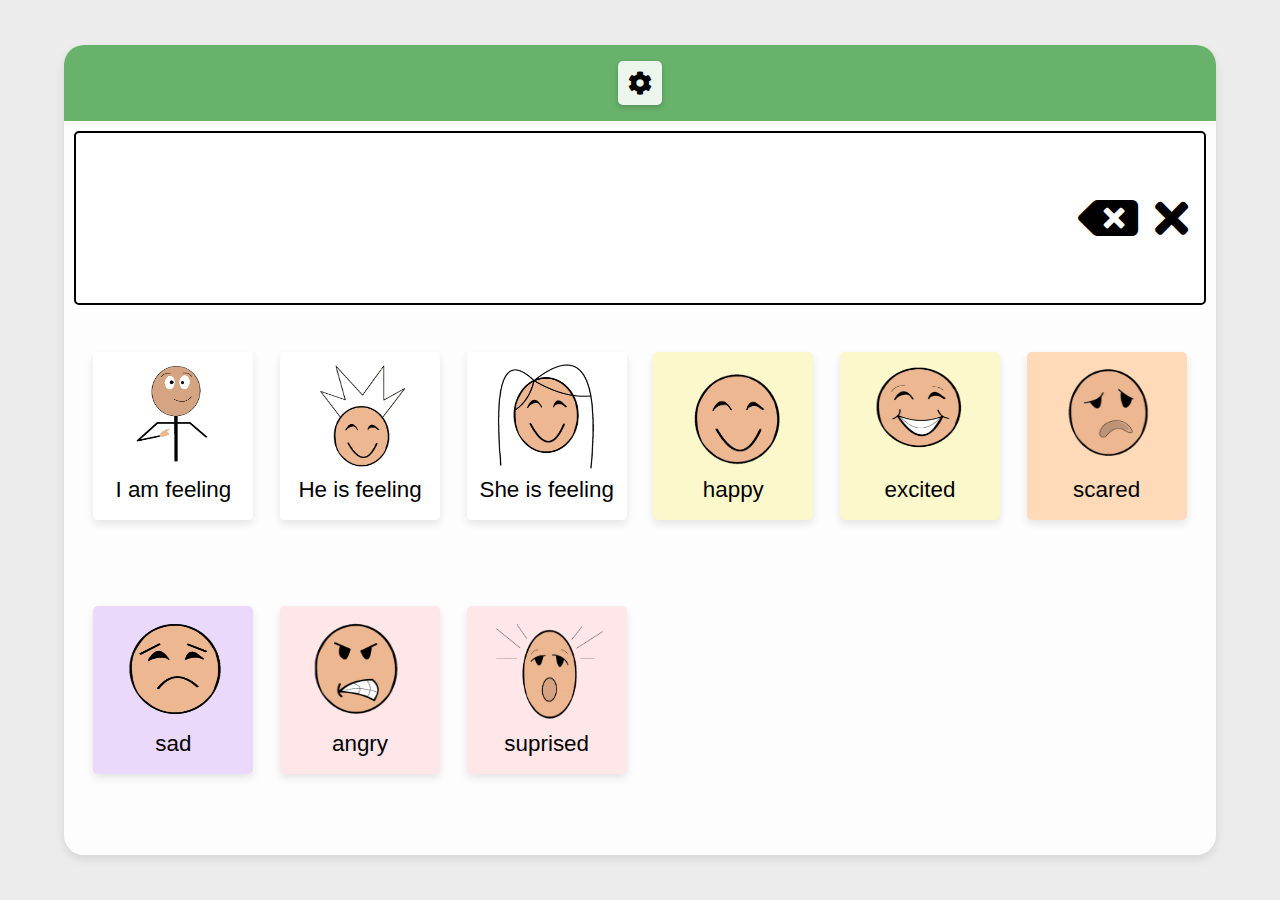
<file: index.html>
<!DOCTYPE html>
<html lang="en">
<head>
  <meta charset="UTF-8">
  <meta name="viewport" content="width=device-width, initial-scale=1.0">
  <link rel="stylesheet" href="style.css">
  <link rel="stylesheet" href="https://cdnjs.cloudflare.com/ajax/libs/font-awesome/5.15.3/css/all.min.css">
  <title>CM3203</title>
</head>
<body>
    <div class="app-container">
        <div class="title-bar"> 
            <button id="settings-button" onclick="window.location.href='settings.html'">
                <i class="fas fa-cog"></i>
            </button>
        </div>
        
        <!-- Display inputs -->
        <div id="emotion-display" class="emotion-display">
            <button id="backspace-button">
                <i class="fas fa-backspace"></i>
            </button>
            <button id="clear-button">
                <i class="fas fa-times"></i>
            </button>
        </div>
        
        <!-- emotion section -->
        <div class="content">
                <div class="button" onclick="displayEmotion('/img/illustrations/iii.png', 'I am feeling')">
                    <img src="img/illustrations/iii.png" alt="I am feeling">
                    <span> I am feeling </span>
                </div>
                <div class="button" onclick="displayEmotion('/img/illustrations/i_.png', 'He is feeling')">
                    <img src="img/illustrations/i_.png" alt="He is feeling">
                    <span> He is feeling </span>
                </div>
                <div class="button" onclick="displayEmotion('/img/illustrations/_i.png', 'She is feeling')">
                    <img src="img/illustrations/_i.png" alt="She is feeling">
                    <span> She is feeling </span>
                </div>
                
                
                <!-- happy excited -->
                <div class="button happy-button" onclick="displayEmotion('/img/illustrations/happy.png', 'happy')">
                    <img src="img/illustrations/happy.png" alt="happy">
                    <span> happy </span>
                </div>

                <div class="button excited-button" onclick="displayEmotion('/img/illustrations/excited.png', 'excited')">
                    <img src="img/illustrations/excited.png" alt="excited">
                    <span> excited </span>
                </div>
            
                        
                <!-- scared -->
                <div class="button scared-button" onclick="displayEmotion('/img/illustrations/scared.png', 'scared')">
                    <img src="img/illustrations/scared.png" alt="scared">
                    <span> scared </span>
                </div>
            
            
                <!-- sad -->
                <div class="button sad-button" onclick="displayEmotion('/img/illustrations/sad.png', 'sad')">
                    <img src="img/illustrations/sad.png" alt="sad">
                    <span> sad </span>
                </div>
                
                
                <!-- angry surprised -->
                <div class="button angry-button" onclick="displayEmotion('/img/illustrations/angry.png', 'angry')">
                    <img src="img/illustrations/angry.png" alt="angry">
                    <span> angry </span>
                </div>
                
                <div class="button surprised-button" onclick="displayEmotion('/img/illustrations/surprised.png', 'surprised')">
                    <img src="img/illustrations/surprised.png" alt="surprised">
                    <span> suprised </span>
                </div>
            
            </div>
        </div>
    
    <script src="script.js"></script>

</body>
</html>
</file>
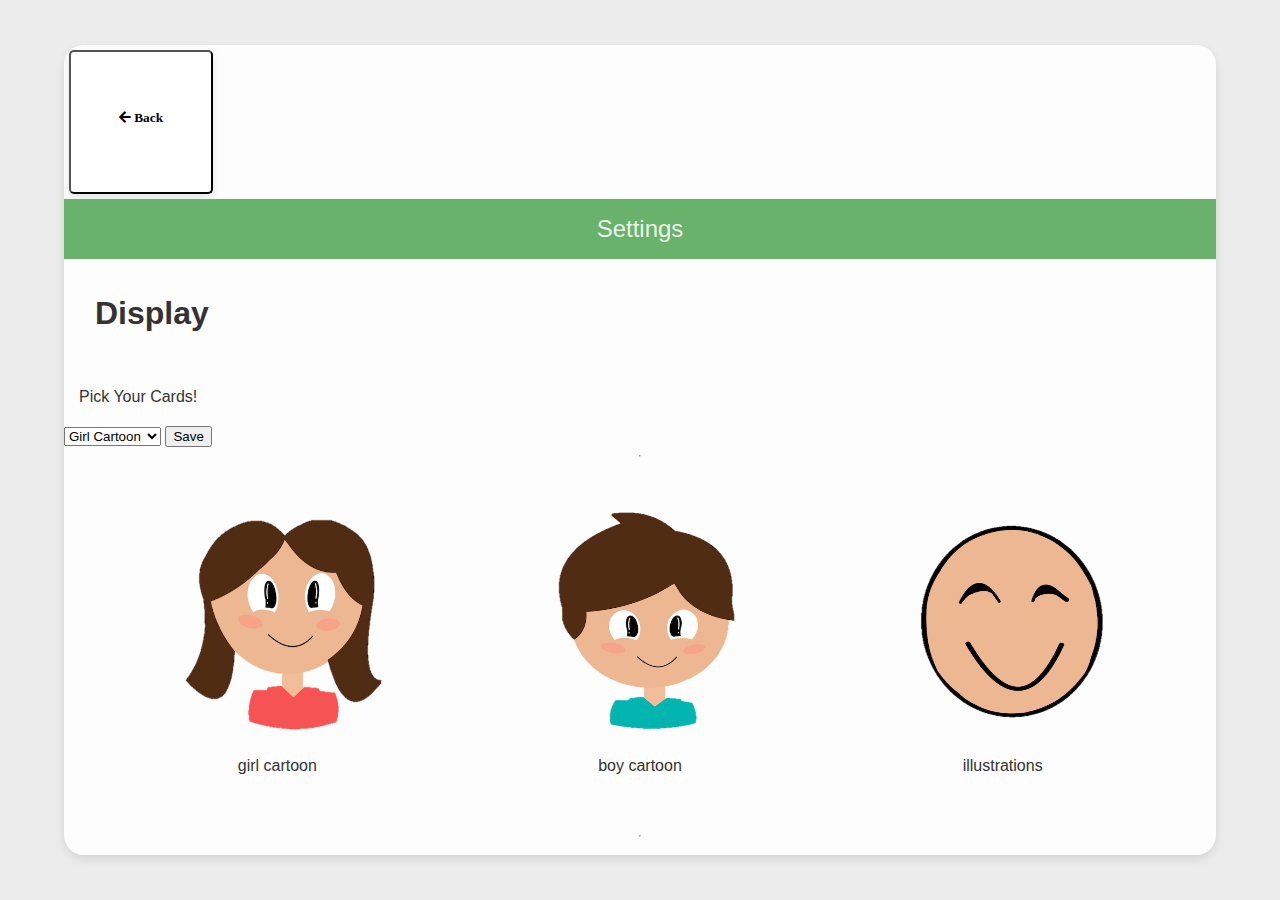
<file: settings.html>
<!DOCTYPE html>
<html lang="en">
<head>
    <meta charset="UTF-8">
    <meta name="viewport" content="width=device-width, initial-scale=1.0">
    <link rel="stylesheet" href="style.css">
    <link rel="stylesheet" href="https://cdnjs.cloudflare.com/ajax/libs/font-awesome/5.15.3/css/all.min.css">
    <title>settings</title>
</head>
<body>
    <div class="app-container">
        <button id="backButton" class="back-button" onclick="window.history.back()"><i class="fa fa-arrow-left" aria-hidden="true"> Back </i></button>
        <div class="title-bar"> Settings </div>
        <h1> Display </h1>
        <p> Pick Your Cards!</p>
        <div class="content-settings">
            <select id="imageSetSelect">
                <option value="Girl"> Girl Cartoon </option>
                <option value="Boy"> Boy Cartoon </option>
                <option value="Illustrations"> Illustrations </option>
            </select>
            <button onclick="saveImageSet()"> Save  </button>
        </div>
        <hr>
        <div class="images-wrapper">
            <div class="image-container">
                <img src="img/girl/happy.png" alt="girl">
                <p> girl cartoon </p>
            </div>
            <div class="image-container">
                <img src="img/boy/happy.png" alt="boy">
                <p> boy cartoon </p>
            </div>
            <div class="image-container">
                <img src="img/illustrations/happy.png" alt="illustrations">
                <p> illustrations </p>
            </div>
        </div>
        <hr>
    </div> 

    <script>
        function saveImageSet() {
            const selectedSet = document.getElementById('imageSetSelect').value;
            localStorage.setItem('imageSet', selectedSet);
            alert('Image set saved! Please go back to the main page.');
        }
    </script>

    <script src="script.js"></script>
</body>
</html>
</file>
<file: style.css>
body {
    margin: 0;
    padding: 0;
    font-family: 'Comic Sans MS', 'Comic Sans', sans-serif;
    display: flex;
    justify-content: center;
    align-items: center;
    height: 100vh;
    background: #ececec;
    overflow: hidden;
}

.app-container {
    width: 90%;
    height: 90%;
    background: #ffffffe1;
    box-shadow: 0 4px 10px rgba(0, 0, 0, 0.1);
    border-radius: 20px;
    overflow: hidden;
    display: flex;
    flex-direction: column;
}

.title-bar {
    background: #69b26b;
    color: #ffffffe1;
    padding: 1rem;
    text-align: center;
    font-size: 1.5em;
    position: relative;
}

#settings-button {
    position: center;
    right: 10px;
    background-color: #ffffffe1;
    padding: 10px;
    border-radius: 5px;
    border: none;
    cursor: pointer;
    box-shadow: 0 2px 5px rgba(0, 0, 0, 0.2);
    outline: none;
}

#settings-button:hover {
    background-color: #555;
    color: #ffffffe1;
}

.fas.fa-cog {
    font-size: 1.5rem;
}

#emotion-display {
    display: flex;
    flex-direction: row;
    align-items: center;
    justify-content: flex-start;
    padding: 10px;
    background: #ffffffb4;
    border: 2px solid #000000;
    border-radius: 5px;
    overflow-x: auto;
    font-size: 24px;
    gap: 10px;
    margin: 10px;
    position: relative;
    height: 150px;
}

.emotion-item {
    display: flex;
    flex-direction: column;
    align-items: center;
    margin-bottom: 10px;
}

.emotion-item img {
    width: 8rem;
    height: 7rem;
    object-fit: contain;
    margin-bottom: 5px;
}

.emotion-item span {
    font-size: 1.7rem;
    text-align: center;
}

#backspace-button {
    position: absolute;
    right: 60px;
    top: 0;
    bottom: 0;
    margin: auto 0;
    cursor: pointer;
    font-size: 1rem;
    background: none;
    border: none;
    height: calc(100% - 20px);
    margin-top: 10px;
    margin-bottom: 10px;
}

#backspace-button:hover, #clear-button:hover {
    color: #d32f2f;
}

#clear-button {
    position: absolute;
    right: 10px;
    top: 0;
    bottom: 0;
    margin: auto 0;
    cursor: pointer;
    font-size: 1rem;
    background: none;
    border: none;
    height: calc(100% - 20px);
    margin-top: 10px;
    margin-bottom: 10px;
}

.fas.fa-backspace, .fas.fa-times {
    font-size: 3rem;
}

.content {
    display: grid;
    grid-template-columns: repeat(auto-fit, minmax(150px, 1fr)); /* responsive grid */
    gap: 2rem;
    padding: 2rem; 
    flex: 1;
    align-items: start;
    justify-items: center;
    overflow: hidden;
}

.button, .back-button {
    display: flex;
    flex-direction: column;
    align-items: center;
    justify-content: center;
    background-color: #ffffffe1;
    border-radius: 5px;
    cursor: pointer;
    transition: transform 0.2s;
    box-shadow: 0 4px 8px rgba(0, 0, 0, 0.1);
    padding: 0.5rem;
    padding-bottom: 1rem;
    width: 9rem;
    height: 9rem;
    margin: 5px;
}

.button:hover, .back-button:hover {
    transform: scale(1.05);
    opacity: 0.9;
}

.button img {
    width: 7rem;
    height: 7rem;
}

.button span {
    margin-top: 0.25rem;
    font-size: 1.4rem;
}

.happy-button, .excited-button {
    background-color: #fbf8cc;
}

.scared-button {
    background-color: #ffdab9;
}

.sad-button {
    background-color: #ebd9fc;
}

.angry-button, .surprised-button {
    background-color: #ffe6e8;
}


/* settings */ 

h1 {
    color: #333;
    margin: 20px 15px;
    padding: 1rem;
}

p {
    color: #333;
    margin: 20px 15px;
}

.images-wrapper {
    display: flex;
    justify-content: space-around; 
    flex-wrap: wrap; 
    margin: 2rem 2rem;
}

.image-container {
    text-align: center;
}

.image-container img {
    width: 15rem; /* fixed size for the images */
    height: 15rem;
}

.image-container p {
    margin-top: 1rem; /* spacing between image and text */
}
</file>
